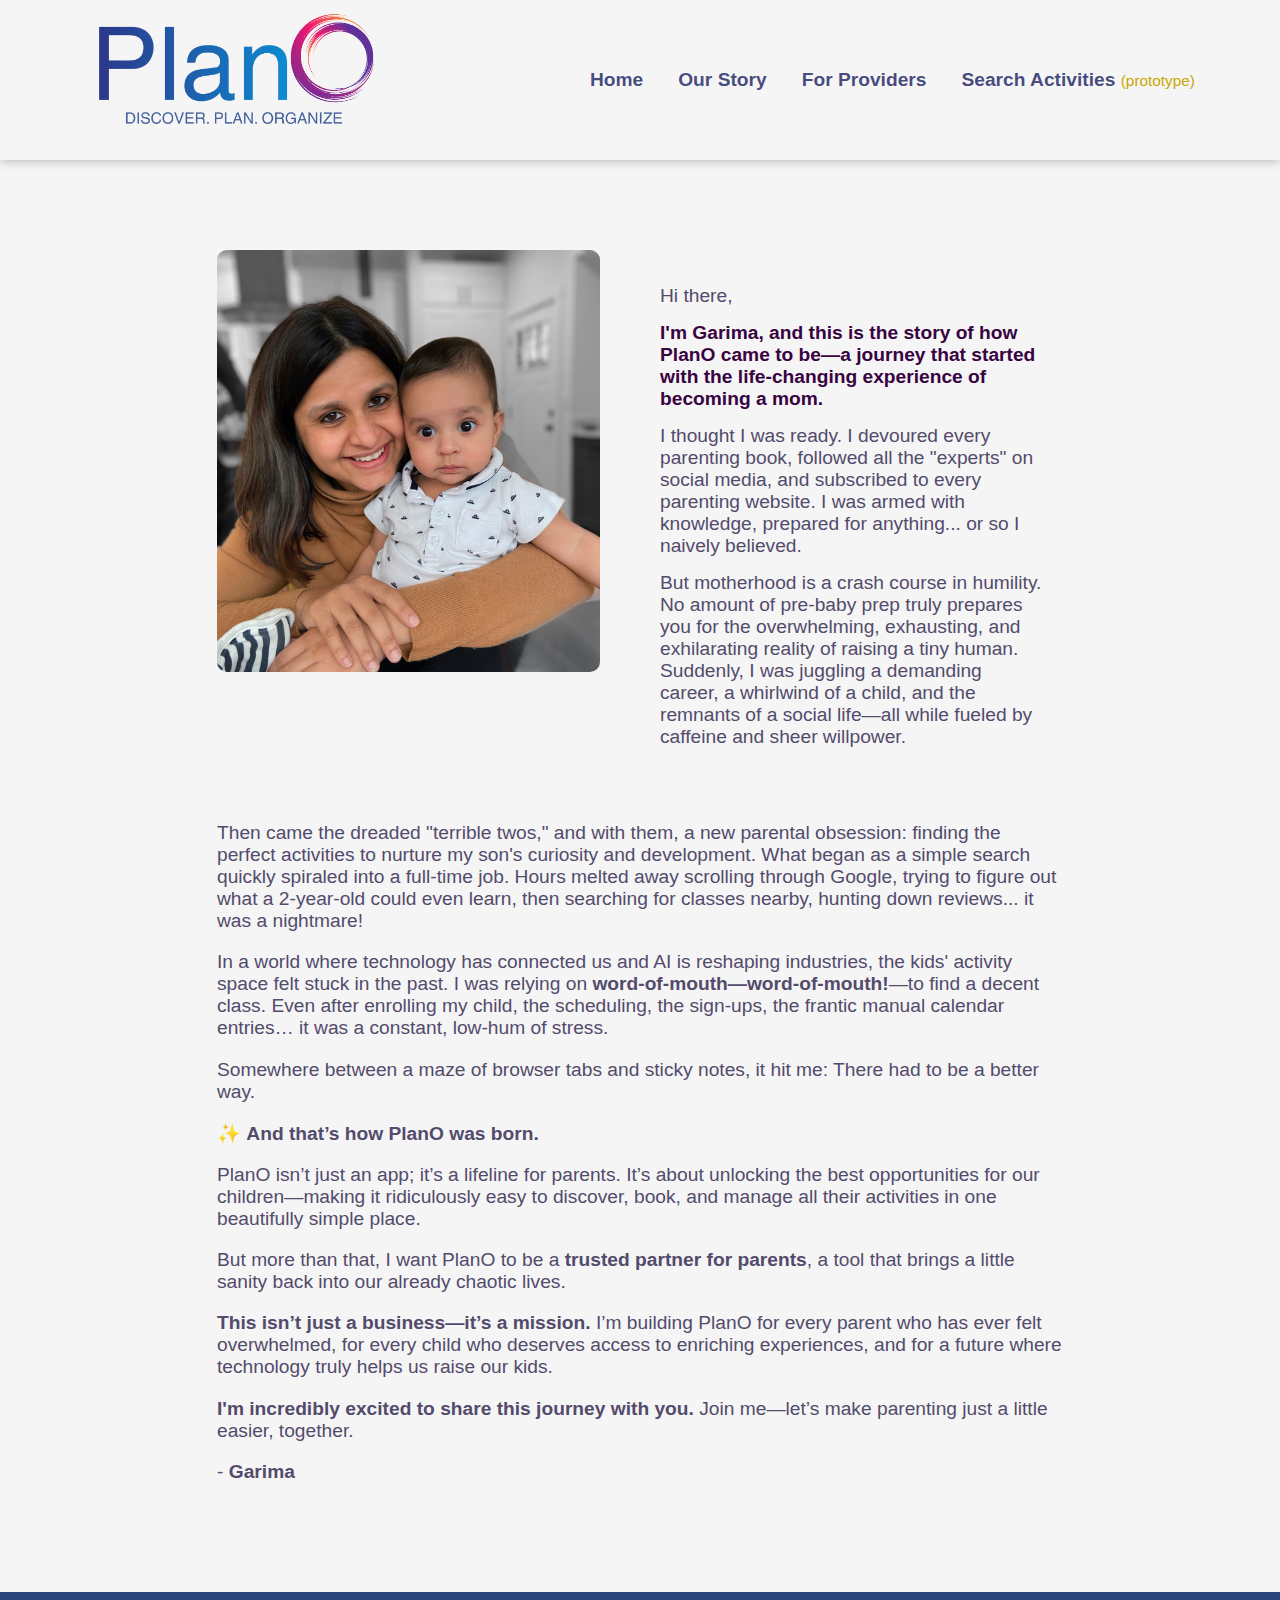
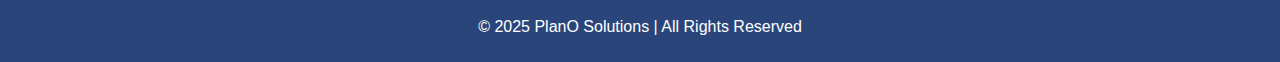
<file: about.html>
<!DOCTYPE html>
<html lang="en">
<head>
    <meta charset="UTF-8">
    <meta name="viewport" content="width=device-width, initial-scale=1.0">
    <title>Our Story</title>
    <link rel="stylesheet" href="styles.css">
</head>

<body>
    <header class="header">
        <a href="index.html">
        <img src="assets/Canvalogo.png" alt="PlanO Logo" class="logo">
        </a>
        <nav class="navbar">
            <ul class="nav-links">
                <li><a href="/">Home</a></li>
                <li><a href="/about">Our Story</a></li>
                <li><a href="/providers">For Providers</a></li>
                <li><a href="/providerdetails">Search Activities <span class="prototype-label">(prototype)</span></a></li>
            </ul>
        </nav>
    </header>

    <main class= "aboutus-main">
        <section class="aboutus-section">
            <div class = "aboutus-container">
                <div class="aboutus-img">
                    <img src="assets/About.JPG" alt="Our Story">
                </div>

            <div class="aboutus-text">
                <p>Hi there,</p>
                <p><strong>I'm Garima, and this is the story of how PlanO came to be—a journey that started with the life-changing experience of becoming a mom.</strong></p>

                <p>I thought I was ready. I devoured every parenting book, followed all the "experts" on social media, and subscribed to every parenting website. I was armed with knowledge, prepared for anything... or so I naively believed.</p>

                <p class="wrap-text">But motherhood is a crash course in humility. No amount of pre-baby prep truly prepares you for the overwhelming, exhausting, and exhilarating reality of raising a tiny human. Suddenly, I was juggling a demanding career, a whirlwind of a child, and the remnants of a social life—all while fueled by caffeine and sheer willpower.</p>

                </div>
                </div>
                
                <div class="aboutus-full-text">
                <p>Then came the dreaded "terrible twos," and with them, a new parental obsession: finding the perfect activities to nurture my son's curiosity and development. What began as a simple search quickly spiraled into a full-time job. Hours melted away scrolling through Google, trying to figure out what a 2-year-old could even learn, then searching for classes nearby, hunting down reviews... it was a nightmare!</p>

                <p>In a world where technology has connected us and AI is reshaping industries, the kids' activity space felt stuck in the past. I was relying on <strong>word-of-mouth—word-of-mouth!</strong>—to find a decent class. Even after enrolling my child, the scheduling, the sign-ups, the frantic manual calendar entries… it was a constant, low-hum of stress.</p>

                <p>Somewhere between a maze of browser tabs and sticky notes, it hit me: There had to be a better way.</p>

                <p>✨ <strong>And that’s how PlanO was born.</strong></p>

                <p>PlanO isn’t just an app; it’s a lifeline for parents. It’s about unlocking the best opportunities for our children—making it ridiculously easy to discover, book, and manage all their activities in one beautifully simple place.</p>

                <p>But more than that, I want PlanO to be a <strong>trusted partner for parents</strong>, a tool that brings a little sanity back into our already chaotic lives.</p>

                <p><strong>This isn’t just a business—it’s a mission.</strong> I’m building PlanO for every parent who has ever felt overwhelmed, for every child who deserves access to enriching experiences, and for a future where technology truly helps us raise our kids.</p>

                <p><strong>I'm incredibly excited to share this journey with you.</strong> Join me—let’s make parenting just a little easier, together.</p>

                <p>- <strong>Garima</strong></p>

                </div>
        </section>
    </main>


    <footer>
        <p>&copy; 2025 PlanO Solutions | All Rights Reserved</p>
    </footer>
</body>
</html>
</file>
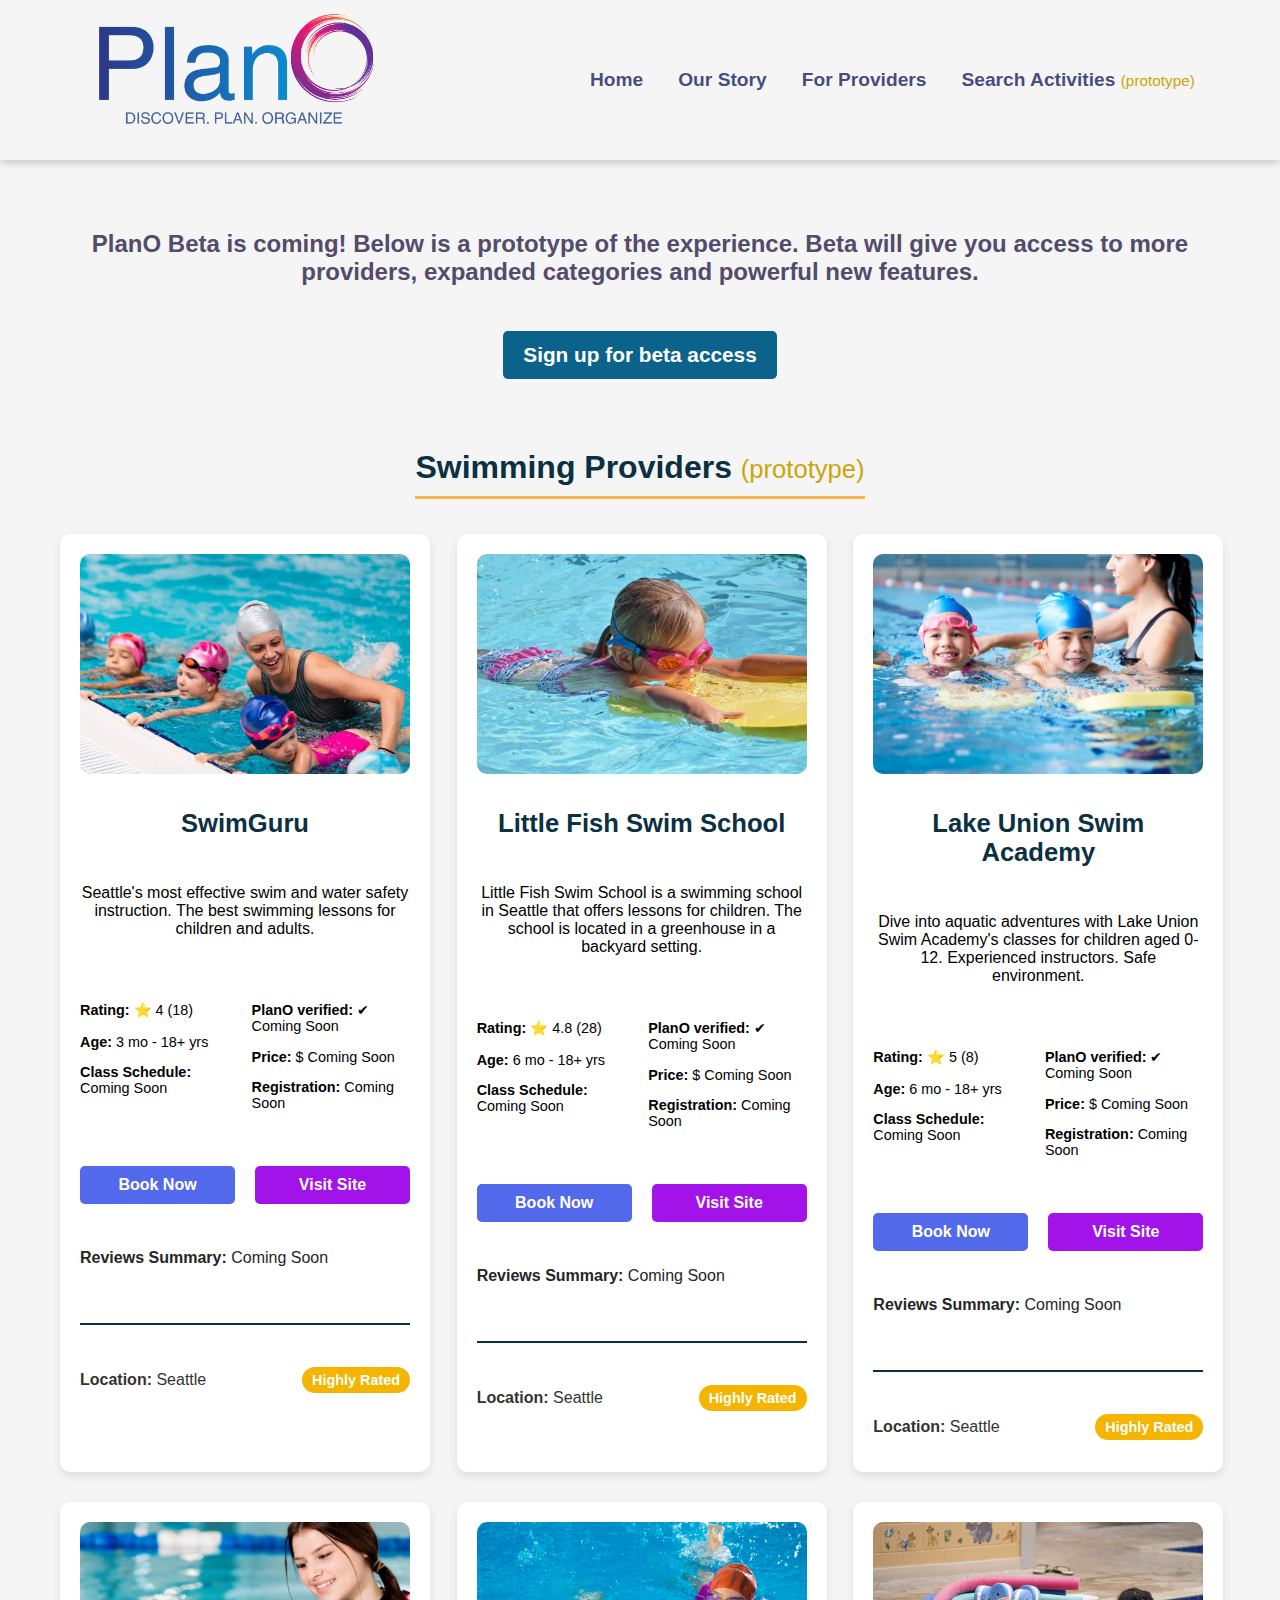
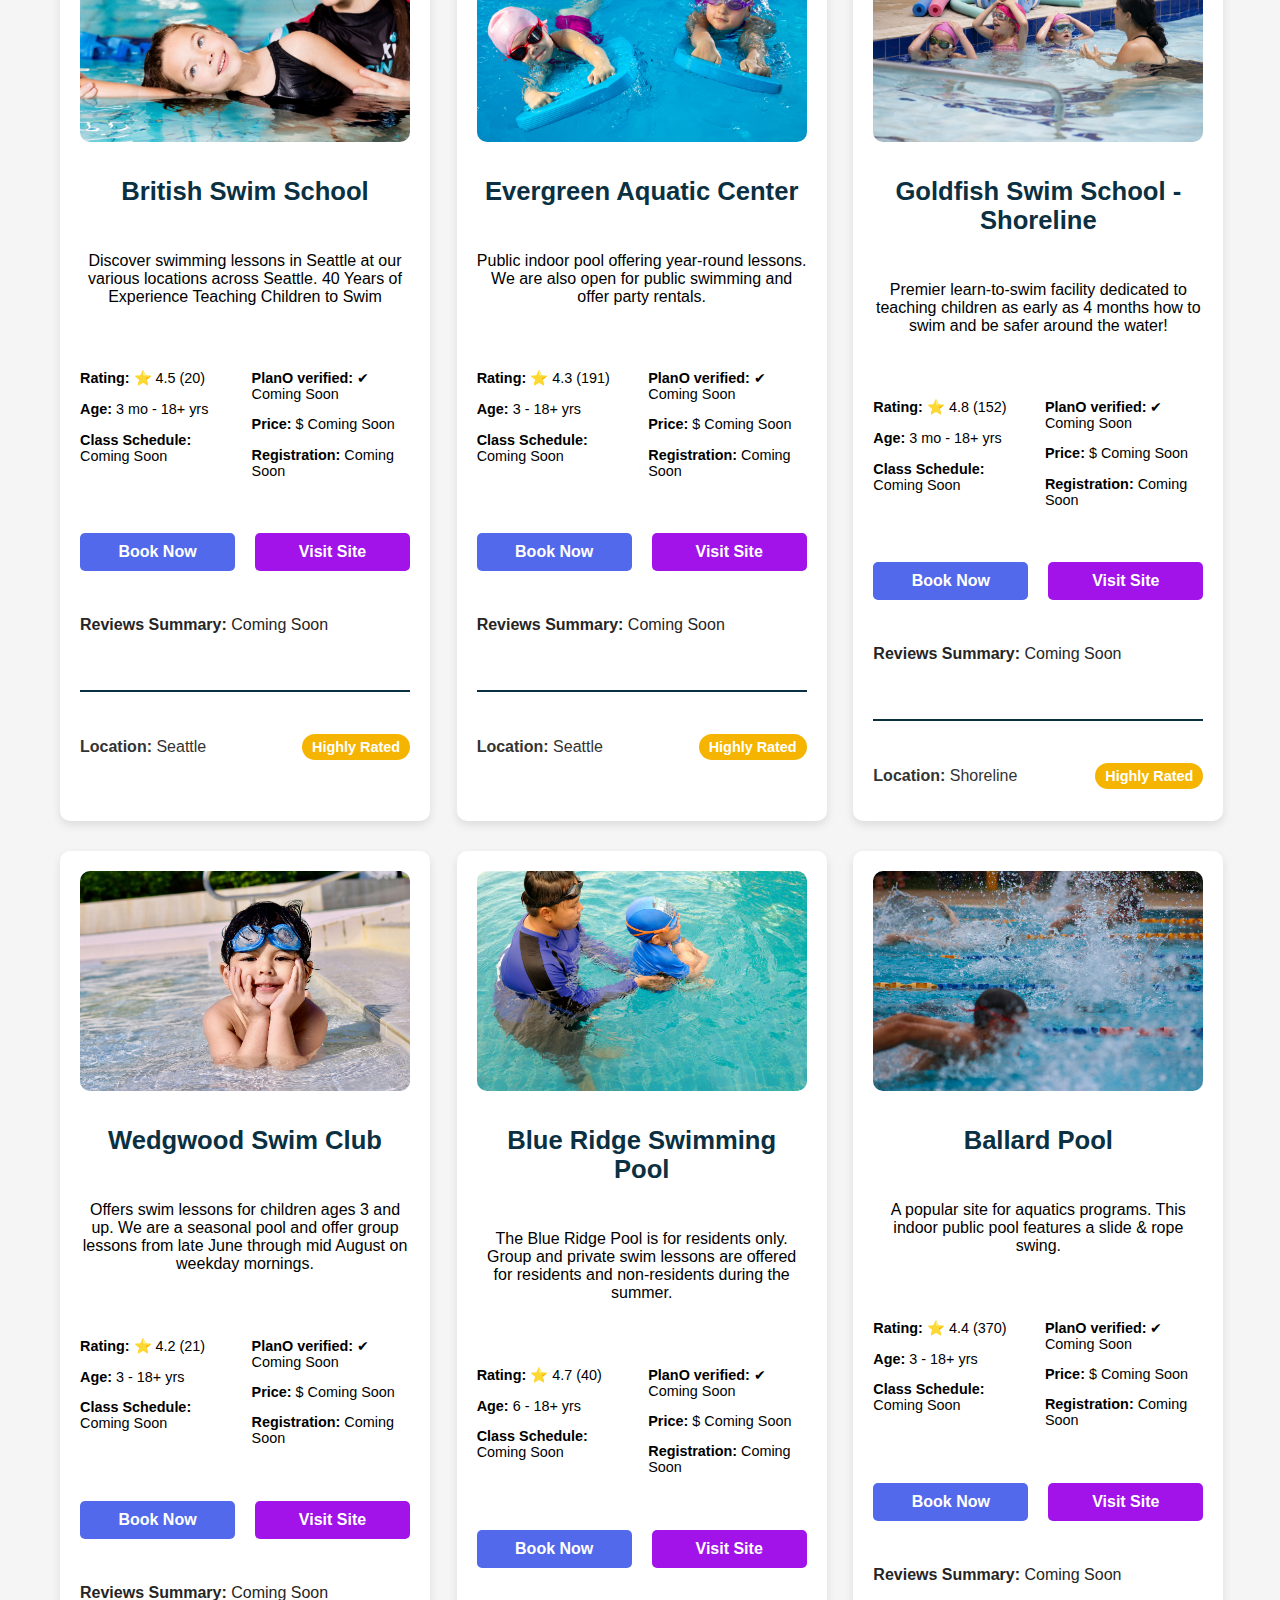
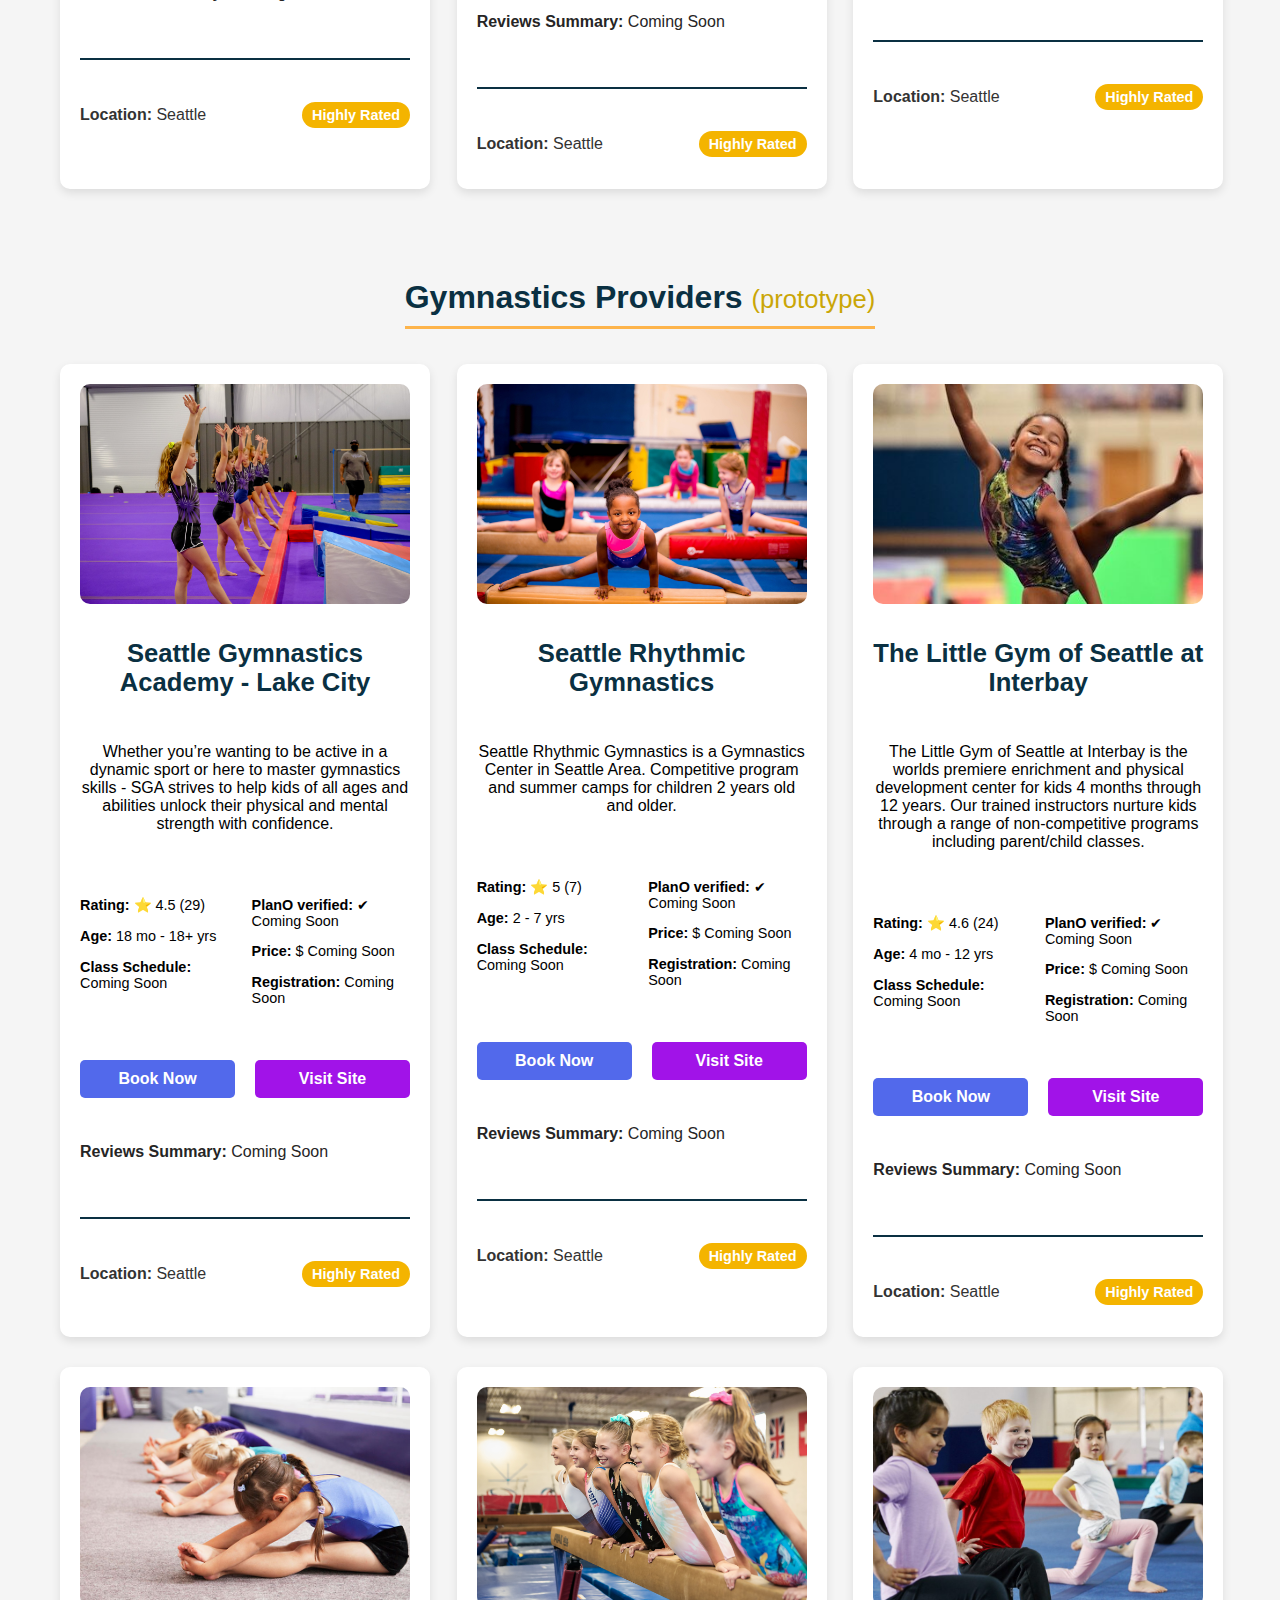
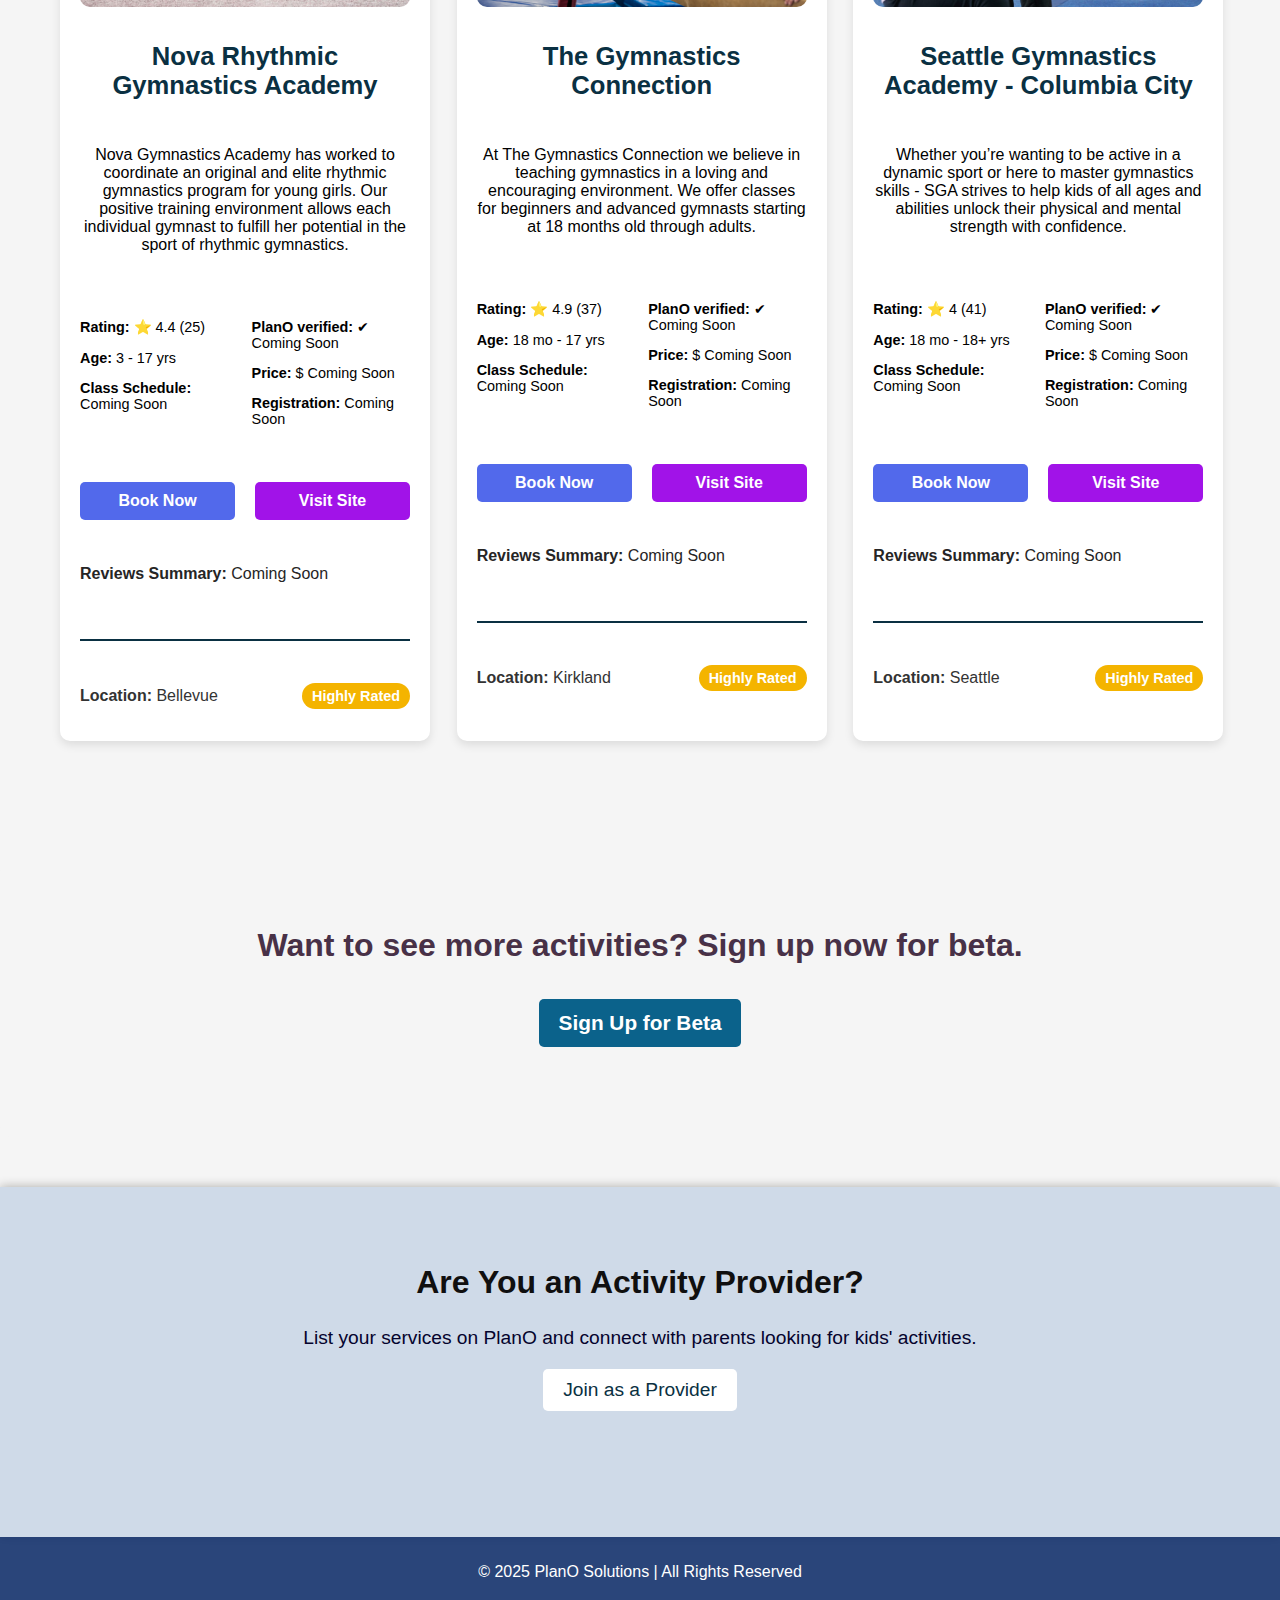
<file: providerdetails.html>
<!DOCTYPE html>
<html lang="en">
<head>
    <meta charset="UTF-8">
    <meta name="viewport" content="width=device-width, initial-scale=1.0">
    <title>Activity Providers details</title>
    <link rel="stylesheet" href="styles.css">
</head>

<body>
    <header class="header">
        <a href="index.html">
            <img src="assets/Canvalogo.png" alt="PlanO Logo" class="logo">
            </a>
        <nav class="navbar">
            <ul class="nav-links">
                <li><a href="/">Home</a></li>
                <li><a href="/about">Our Story</a></li>
                <li><a href="/providers">For Providers</a></li>
                <li><a href="/providerdetails">Search Activities <span class="prototype-label">(prototype)</span></a></li>
            </ul>
        </nav>
    </header>

    <section class="providerdetails-section">
        <h2>PlanO Beta is coming! Below is a prototype of the experience. Beta will give you access to more providers, expanded categories and powerful new features.</h2>
        
        <a href="https://docs.google.com/forms/d/e/1FAIpQLSd2D8dBK4_SDMLF1QCjg9E6Ep6Qojz8FJjMk-yIKb2TgQmNYQ/viewform?usp=header" target="_blank" class="signup-btn">
            Sign up for beta access
        </a>

        <div id="providerdetails-container"></div>
        
    </section>

    <section class="beta-signup">
        <h2>Want to see more activities? Sign up now for beta.</h2>
        <a href="https://docs.google.com/forms/d/e/1FAIpQLSd2D8dBK4_SDMLF1QCjg9E6Ep6Qojz8FJjMk-yIKb2TgQmNYQ/viewform?usp=header" target="_blank" class="signup-btn">
            Sign Up for Beta
        </a>
    </section>

    <section class="provider-section">
        <h2>Are You an Activity Provider?</h2>
        <p>List your services on PlanO and connect with parents looking for kids' activities.</p>
        <a href="https://docs.google.com/forms/d/e/1FAIpQLSeOiqlTAQtQ694q3rWXNF5Ka5I71tFfqxgy_PCuS3iPCa49Ng/viewform?usp=header" target="_blank">
            <button type="submit">Join as a Provider</button>
        </a>
    </section>

    <script src="scripts.js"></script>

    <footer>
        <p>&copy; 2025 PlanO Solutions | All Rights Reserved</p>
    </footer>
</body>
</html>
</file>
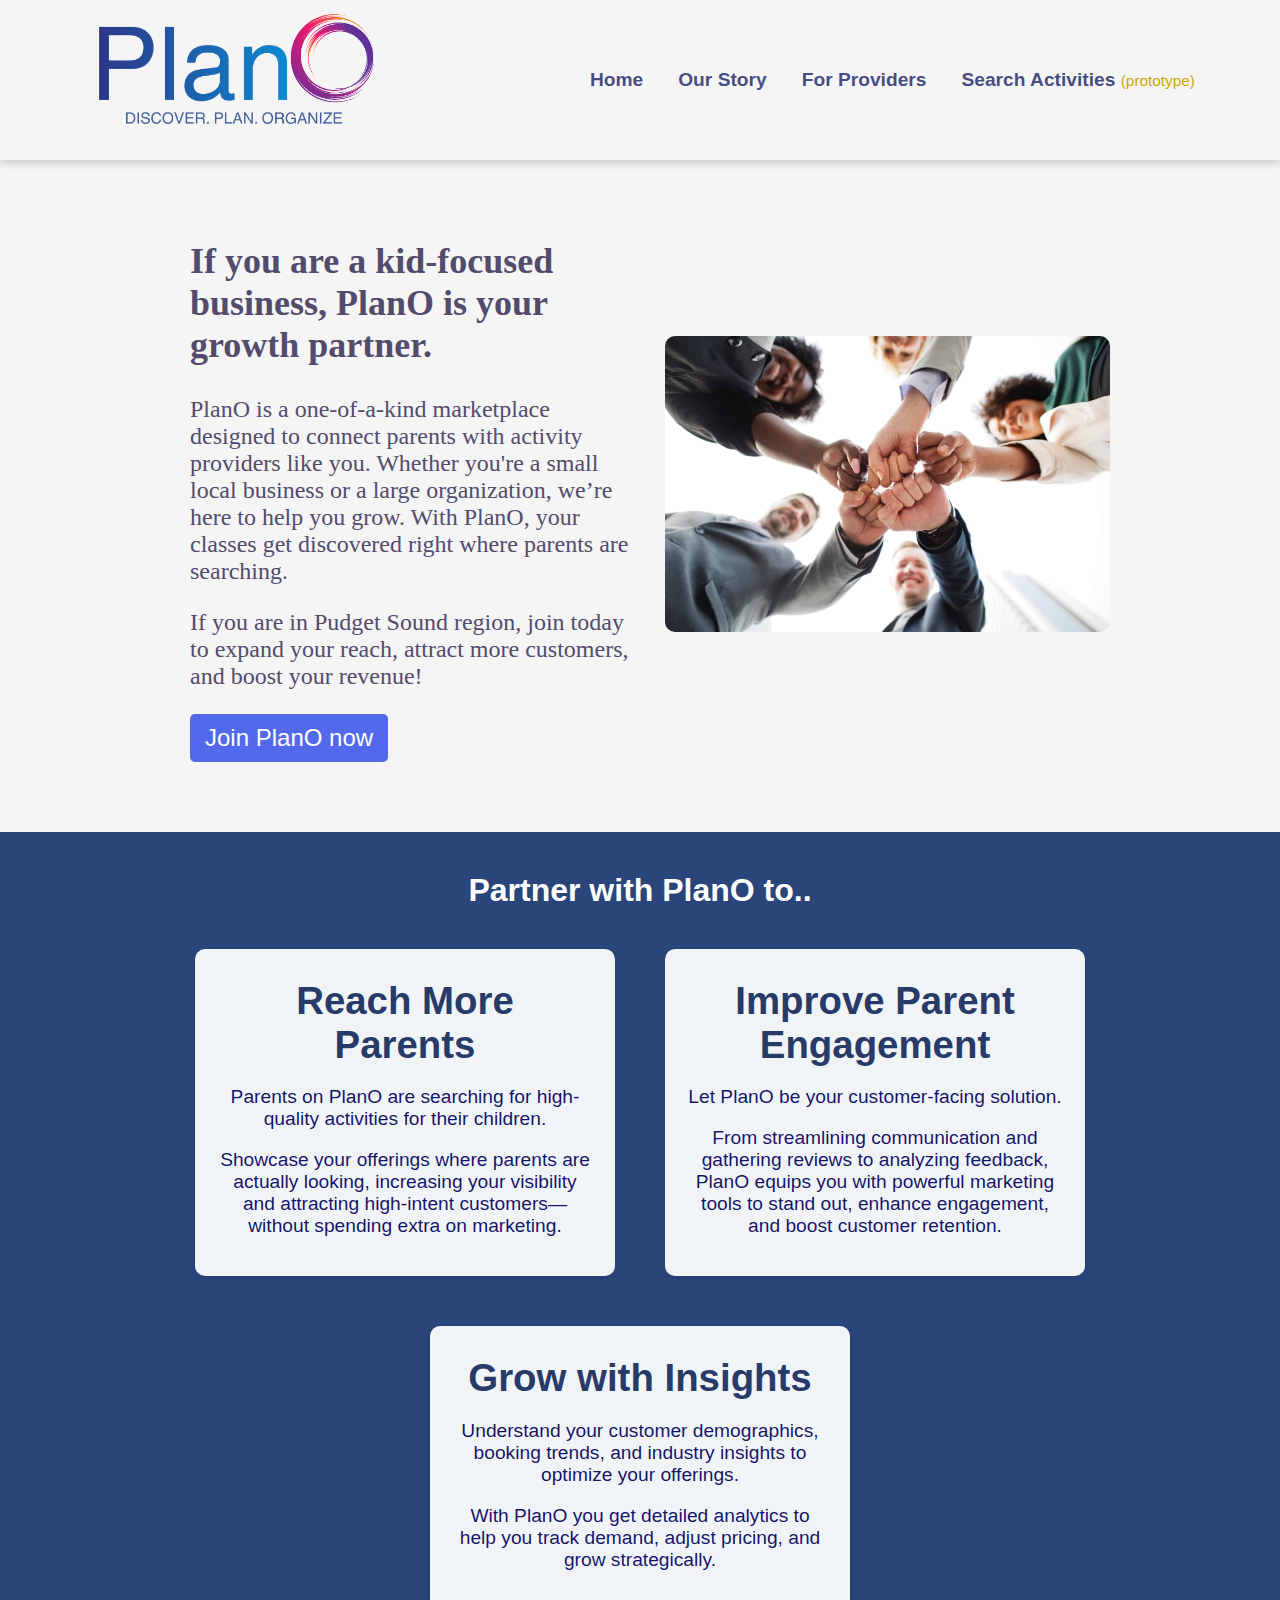
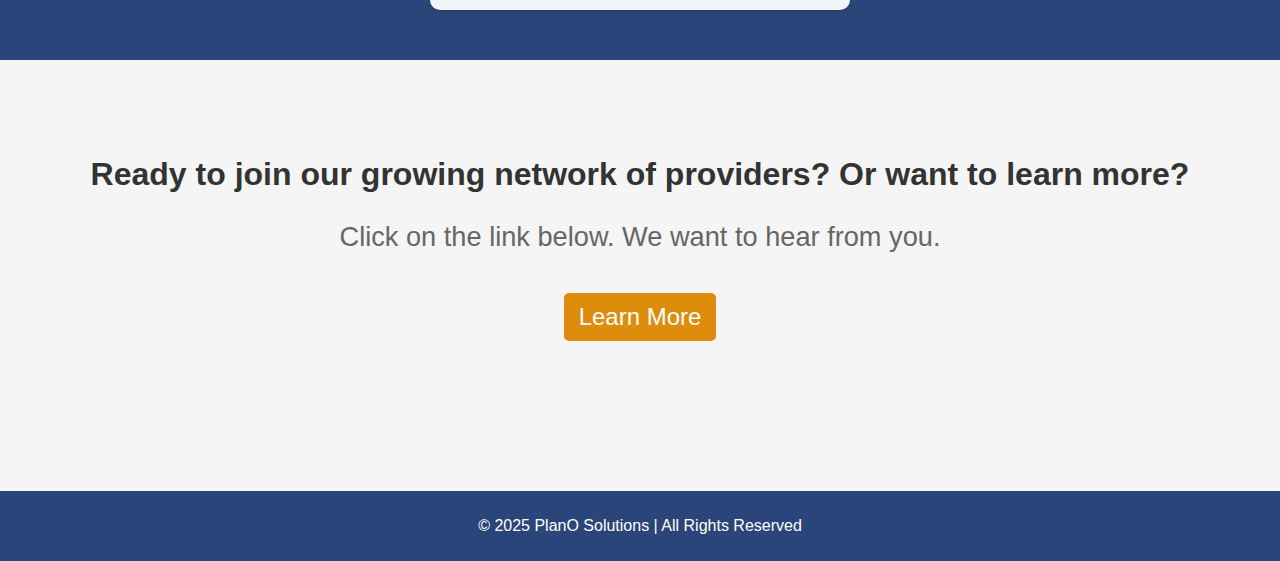
<file: providers.html>
<!DOCTYPE html>
<html lang="en">
<head>
    <meta charset="UTF-8">
    <meta name="viewport" content="width=device-width, initial-scale=1.0">
    <title>For Activity Providers - PlanO</title>
    <link rel="stylesheet" href="styles.css">
</head>

<body>
    <header class="header">
        <a href="index.html">
            <img src="assets/Canvalogo.png" alt="PlanO Logo" class="logo">
            </a>
        <nav class="navbar">
            <ul class="nav-links">
                <li><a href="/">Home</a></li>
                <li><a href="/about">Our Story</a></li>
                <li><a href="/providers">For Providers</a></li>
                <li><a href="/providerdetails">Search Activities <span class="prototype-label">(prototype)</span></a></li>
            </ul>
        </nav>
    </header>

    <main>
    <section class="main-content">
        <div class="text-section">
        <h2>If you are a kid-focused business, PlanO is your growth partner.</h2>
        <p>PlanO is a one-of-a-kind marketplace designed to connect parents with activity providers like you. Whether you're a small local business or a large organization, we’re here to help you grow. With PlanO, your classes get discovered right where parents are searching. </p>
        <p>If you are in Pudget Sound region, join today to expand your reach, attract more customers, and boost your revenue!</p>
        <a href="https://docs.google.com/forms/d/e/1FAIpQLSeOiqlTAQtQ694q3rWXNF5Ka5I71tFfqxgy_PCuS3iPCa49Ng/viewform?usp=header" target="_blank">
            <button>Join PlanO now</button>
        </a>
    </div>

    <div class="image-section">
        <img src="assets/providerimg2.jpg" alt="Provider">
    </div>
</section>
</main>

    <section id="features">
        <h1>Partner with PlanO to..</h1>
        <div class="features-container">
            <div class="feature-card">
                <h3>Reach More Parents</h3>
                <p>Parents on PlanO are searching for high-quality activities for their children. </p>
                <p>Showcase your offerings where parents are actually looking, increasing your visibility and attracting high-intent customers—without spending extra on marketing.</p>
            </div>
            <div class="feature-card">
                <h3>Improve Parent Engagement</h3>
                <p>Let PlanO be your customer-facing solution.</p>
                <p>From streamlining communication and gathering reviews to analyzing feedback, PlanO equips you with powerful marketing tools to stand out, enhance engagement, and boost customer retention. </p>
            </div>
            <div class="feature-card">
                <h3>Grow with Insights</h3>
                <p>Understand your customer demographics, booking trends, and industry insights to optimize your offerings. </p>  
                <p>With PlanO you get detailed analytics to help  you track demand, adjust pricing, and grow strategically.</p>
            </div>
    </section>

    <section class="signup-section">
        <h2>Ready to join our growing network of providers? Or want to learn more?</h2>
        <p>Click on the link below. We want to hear from you.</p>
        <a href="https://docs.google.com/forms/d/e/1FAIpQLSeOiqlTAQtQ694q3rWXNF5Ka5I71tFfqxgy_PCuS3iPCa49Ng/viewform?usp=header" target="_blank">
        <button>   Learn More   </button>
        </a>
    </section>

    <footer>
        <p>&copy; 2025 PlanO Solutions | All Rights Reserved</p>
    </footer>
</body>
</html>
</file>
<file: styles.css>
body {
    margin: 0;
    padding: 0;
    font-family: 'Avenir', sans-serif;
    background-color: whitesmoke;
}

.header {
    display: flex;
    justify-content: space-between;
    align-items: center;
    padding: 5px;
    box-shadow: rgba(19, 17, 1, 0.32) 0px 0px 10px;
    margin-bottom: 0;
    height: 150px;
}

.navbar {
    padding: 0;
    text-align: right;
}

.nav-links {
    list-style: none;
    display: flex;
    justify-content: flex-end;
    gap: 35px;
    padding: 0;
    margin:0;
    margin-bottom: 0;
    margin-right: 80px;
}

.nav-links li {
    display: inline;
}

.nav-links a {
    text-decoration: none;
    color: rgba(30, 37, 101, 0.83);
    font-size: 1.2em;
    font-weight: bold;
    padding: 0px;
    transition: color 0.3s ease-in-out;
}

.nav-links a:hover {
    color: #0ebdf2;
}

.prototype-label {
    font-size: 0.8em; /* Makes the text smaller */
    color: #caa606; /* Lighter color to indicate it's secondary */
    font-weight: normal; /* Keeps it subtle */
}

.logo {
    height: 200px;
    margin-bottom: 0;
    margin-top:20px;
    margin-left:10px;
} 

@media screen and (max-width: 768px) {
    .header {
        flex-direction: column;
        align-items: center;
        text-align: center;
        height: auto;
        margin-bottom:0;
        padding-bottom: 0px;
    }

    .logo {
        margin-left: 0;
        margin-bottom: 0;
        height: 180px;

    }

    .nav-links {
        flex-direction: row;
        align-items: center;
        gap: 12px;
        justify-content: center;
        text-align: center;
        margin-top:0;
        width: 100%;
        padding: 15px 10px;
        box-shadow: 0px 4px 10px rgba(0, 0, 0, 0.1); /* Shadow effect */
        position: relative; /* Ensures it stays under header */
        z-index: 100; /* Keep it above other content */

    }

    .nav-links a {
        font-size: 0.8em;
        width: 100%;
        padding: 10px 0;
        
    }
}


main {
    display: flex;
    align-items: flex-start;
    justify-content: center;
    padding: 50px 20px;
    margin: 0 150px;
}

.main-content {
    display: flex;
    flex-wrap: wrap;
    align-items: center;
    justify-content: center;
    gap: 30px;
    font-family: 'Avenir', 'sans-serif';
}

.image-section {
    flex: 1;
    min-width: 300px; /* Prevents the image from shrinking too much */
    max-width: 600px; /* Ensures the image doesn't get too big */
}

.image-section img {
    width: 100%;
    height: auto;
    border-radius: 10px;
    object-fit: cover;
}

.text-section {
    flex: 1;
    min-width: 300px; /* Ensures text doesn't get too narrow */
    max-width: 600px; /* Keeps text section within a good width */
    padding-left: 20px;
    font-size: 1.5em;
    color: #534b6c;
    text-align: left;
}

.main-content button {
    background: #5269eb;
    color: white;
    padding: 10px 15px;
    font-size: 1em;
    border: none;
    border-radius: 5px;
    cursor: pointer;
}
.main-content button:hover {
    background: #e68900;
}

/* Mobile Responsive */
@media screen and (max-width: 768px) {
    .main-content {
        flex-direction: column-reverse;
        text-align: center;
    }

    .image-section, .text-section {
        width: 98%;
        max-width: 100%;
    }

    .text-section {
        padding-left: 0;
        font-size: 1.3em;
    }
}

#features h1 {
    margin-top: 30px;
    text-align: center;
    font-family: 'Avenir', sans-serif;
    font-weight: bold; 
    font-size: 2em;
    margin-bottom: 0px;
    color: white;
}
#features {
    margin-top: 20px;
    padding: 10px 10px;
    margin-bottom: 0px;
    background-color: rgba(14, 44, 105, 0.877);
}
.features-container {
    display: flex;
    justify-content: center;
    gap: 50px;
    padding: 40px 20px;
    text-align: center;
    flex-wrap: wrap;
    margin-top: 0px;
}
.feature-card {
    width: 380px;
    background: #f6f9faf9;
    padding: 20px;
    border-radius: 10px;
    box-shadow: 0 2px 5px rgba(0, 0, 0, 0.1);
    font-family: 'Avenir', sans-serif;
    font-size: 1.2em;
    color: rgba(6, 4, 94, 0.936);
}
.feature-card img {
    width: 75px;
    margin-bottom: 5px;
}
.feature-card h3 {
    margin: 0;
    font-family: 'Avenir', sans-serif;
    font-weight: bold; 
    font-size: 2em;
    margin:10px;
    color: #283a67;
}
.feature-card h4 {
    margin: 10px;
    font-family: 'Avenir', sans-serif;
    font-weight: normal; 
    font-size: 1.2em;
    margin-bottom: 0px;
    color: rgb(15, 23, 39);
    font-style: italic;
}

.signup-section {
    text-align: center;
    margin-top: 20px;
    margin-bottom: 100px;
    padding: 50px 20px;
    background-color: whitesmoke;
    
    
}

.signup-section h2 {
    font-size: 2em;
    color: #333;
}

.signup-section p {
    font-size: 1.7em;
    color: #666;
    margin-bottom: 40px;
}

.signup-section button {
    background: #dc8801f5;
    color: white;
    padding: 10px 15px;
    font-size: 1.5em;
    border: none;
    border-radius: 5px;
    cursor: pointer;
    transition: background 0.3s ease-in-out;
}
.signup-section button:hover {
    background: #6c59e6;
}

.provider-section {
    background-color: rgba(176, 196, 222, 0.542);
    text-align: center;
    padding: 50px 50px;
    margin-top: 50px;
    height: 250px;
    color: white;
    box-shadow: rgba(19, 17, 1, 0.32) 0px 0px 10px;
    font-family: 'Avenir', sans-serif;
}

.provider-section h2 {
    font-size: 2em;
    color: rgb(16, 15, 15);
    font-family: 'Avenir', sans-serif;
}

.provider-section p {
    font-size: 1.2em;
    color: rgb(5, 3, 45);
    margin-bottom: 20px;
    font-family: 'Avenir', sans-serif;
}

.provider-section button {
    background-color: #ffffff;
    color: #0a3042;
    font-size: 1.2em;
    padding: 10px 20px;
    border: none;
    border-radius: 5px;
    cursor: pointer;
    transition: background 0.3s ease-in-out;
}

.provider-section button:hover {
    background-color: #c5c5c5;
}

footer {
    text-align: center;
    padding: 10px;
    background-color: rgba(14, 44, 105, 0.877);
    color: white;
}

/* Provider Details Section */
.providerdetails-section {
    text-align: center;
    margin: 20px;
    padding: 30px 20px;
    background-color: whitesmoke;
}

/* Section Heading */
.providerdetails-section h2 {
    font-size: 1.5em;
    color: #534b6c;
    margin: 20px 20px;
    display: inline-block;
    padding-bottom: 5px;
}

/* Sign-Up Button Style (Matches Homepage) */
.signup-btn {
    display: inline-block;
    background: #015c86f5;
    color: white;
    padding: 12px 20px;
    font-size: 1.3em;
    font-weight: bold;
    text-decoration: none;
    border-radius: 5px;
    transition: background 0.3s ease-in-out;
    margin-top: 20px;
    margin-bottom: 50px;
}

/* Hover Effect */
.signup-btn:hover {
    background: #e68900;
}

/* Provider Category Section */
.provider-category {
    width: 100%;
    text-align: center;
    margin-bottom: 50px;
    
}

.provider-category h2 {
    font-size: 2em;
    color: #0a3042;
    margin-bottom: 15px;
    border-bottom: 3px solid #fdb44b;
    padding-bottom: 10px;
    text-align: center;
}

/* Provider Cards Container */
.providerdetails-container {
    display: flex;
    flex-wrap: wrap;
    justify-content: center;
    gap: 25px;
    padding: 20px 0;
}

/* 🟢 Horizontal row for provider cards */
.providerdetails-cards-container {
    display: grid;
    grid-template-columns: repeat(3, 1fr); /* ✅ Three cards per row */
    gap: 30px;
    justify-content: center;
    padding: 20px;
}

@media screen and (max-width: 768px) {
    .providerdetails-cards-container {
        display: flex;
        flex-direction: column;
        align-items: center;
        gap: 20px;
        width: 100%;
        padding: 0; /* Remove extra padding if any */
        margin: 0;  /* Remove extra margin */
    }

    .providerdetails-card {
        width: 100%; /* Full width but with padding */
        max-width: none; /* Keeps it from being too wide */
        padding: 5px;
    }
    provider-info {
        display: flex;
        justify-content: space-between;
        width: 100%;
        padding: 10px 0;
        font-size: 0.9em;
    }

    .left-column {
        flex: 0 0 45%; /* Ensures left column is exactly 40% */
        max-width: 45%; /* Prevents stretching */
    }

    .right-column {
        flex: 0 0 55%; /* Ensures right column is exactly 60% */
        max-width: 55%; /* Prevents stretching */
    }

    .providerdetails-card:hover {
        transform: none !important; /* Disables the hover effect */
    }

}

/* Individual Provider Cards */
.providerdetails-card {
    width: 90%; /* ✅ Increased width to fit all details */
    background: white;
    padding: 20px;
    border-radius: 10px;
    gap: 30px;
    box-shadow: 0px 4px 10px rgba(0, 0, 0, 0.1);
    text-align: center;
    display: flex;
    flex-direction: column;
    align-items: center;
}

/* Hover Effect */
.providerdetails-card:hover {
    transform: scale(1.05);
}

/* Provider Image */
.providerdetails-card img {
    width: 100%;
    height: 220px;
    border-radius: 10px;
    object-fit: cover;
}

/* Provider Name */
.providerdetails-card h3 {
    font-size: 1.6em;
    margin-top: 5px;
    margin-bottom: 0;
    color: #0a3042;
}


/* Truncate Description */
.description {
    position: relative;
    overflow: hidden;
    max-width: 100%;
    margin-bottom: 10px;
}

.full-text {
    display: none;
}

.full-text.hidden {
    display: none;
}

.short-text.hidden {
    display: none;
}

.read-more {
    display: inline-block;
    color: #0a68a6;
    font-weight: bold;
    text-decoration: none;
    cursor: pointer;
    font-size: 0.8em;
}

.read-more:hover {
    text-decoration: underline;
}

/* Two-Column Layout */
.provider-info {
    display: flex;
    justify-content: space-between;
    width: 100%;
    padding: 10px 0;
    font-size: 0.9em;
}

.left-column, .right-column {
    width: 48%;
    text-align: left;
}

/* Rating Section */
.rating {
    display: flex;
    align-items: center;
    gap: 5px;
    font-size: 1em;
    font-weight: bold;
    color: #f4b400;
}

.rating span {
    color: black;
}

/* Star Ratings */
.star {
    color: gold;
    font-size: 1.2em;
}

/* Verified Section */
.verified {
    display: flex;
    align-items: center;
    gap: 5px;
    color: #0ebdf2;
    font-weight: bold;
}

/* Buttons */
.provider-buttons {
    display: flex;
    justify-content: center;
    gap: 20px; /* Space between buttons */
    width: 100%;
    margin-top: 0; /* No margin between provider info and buttons */
}

.book-now, .visit-btn {
    flex: 1; /* Makes buttons equal width */
    text-align: center;
    padding: 10px;
    border-radius: 5px;
    font-size: 1em;
    font-weight: bold;
    cursor: pointer;
    margin-top: auto;
}

.book-now {
    background: #5269eb;
    color: white;
    border: none;
}

.book-now:hover {
    background: #e68900;
}

.visit-btn {
    background: #a113e8;
    color: white;
    text-decoration: none;
    border: none;
}

.visit-btn:hover {
    background: #e68900;
}

/* Reviews Summary */
.reviews-summary {
    text-align: left;
    font-size: 1em;
    color: #262525;
    margin-top: 15px;
    width: 100%;
}

/* Divider Line */
.divider {
    width: 100%;
    height: 2px;
    background-color: #0a3042;
    margin-top: 10px;
    margin-bottom: 0;
}

/* Footer Section */
.footer-info {
    display: flex;
    justify-content: space-between;
    width: 100%;
    align-items: center;
}

/* Location */
.location {
    font-size: 1em;
    color: #333;
}

/* Tag */
.tag {
    background-color: #f4b400;
    color: white;
    padding: 5px 10px;
    border-radius: 20px;
    font-size: 0.9em;
    font-weight: bold;
}

.beta-signup {
    text-align: center;
    background: whitesmoke;
    color: rgb(72, 49, 71);
    padding: 40px 20px;
    margin-top: 20px;
    border-radius: 10px;
}

.beta-signup h2 {
    font-size: 2em;
    margin-bottom: 15px;
}

/* About Us Section */
.aboutus-section {
    padding: 40px 5%;
}

/* Two-Column Layout */
.aboutus-container {
    display: flex;
    align-items: flex-start;
    justify-content: space-between;
    gap: 40px;
}

/* Right Column: Image (Aligned to Top) */
.aboutus-img {
    flex: 1;
    justify-content: center;
    align-items: flex-start;
}

/* Image Styling */
.aboutus-img img {
    flex:1;
    width: 100%;
    height: auto;
    border-radius: 10px;
    margin-bottom: 20px;
}

/* Text Styling */
.aboutus-text {
    flex: 1;
    padding: 20px;
    text-align: left;
    font-size: 1.2em;
    color: #534b6c;
}

.aboutus-text p {
    margin: 15px 0;
    font-size: 1em;
}

.aboutus-text strong {
    color: #380341;
}

/* Full-Width Text Below Image */
.aboutus-full-text {
    font-size: 1.2em;
    color: #534b6c;
    padding-top: 20px;
    text-align: left;
}


/* Responsive Design */
@media screen and (max-width: 768px) {

    .aboutus-main {
        display: flex;
        align-items: center;
        justify-content: center;
        padding: 0 20px;
        margin: 0;
    }

    .aboutus-section {
        padding: 10px 0;
        margin: 10px 0;
    }
    .aboutus-container {
        flex-direction: column;
        text-align: center;
        margin: 0;
        width: 100%;
    }

    .aboutus-img {
        order: -1; /* Moves the image to the top */
        margin: 0;
    }

    .aboutus-img img {
        max-height: 500px;
        margin: 0;
        width:95%;
    }

    .aboutus-text {
        text-align: left;
        margin-top: 0;
        font-size: 1.2em;
    }

    .aboutus-full-text {
        text-align: left;
        Font-size: 1.2em;
        padding: 0 20px;
    }
}
</file>
